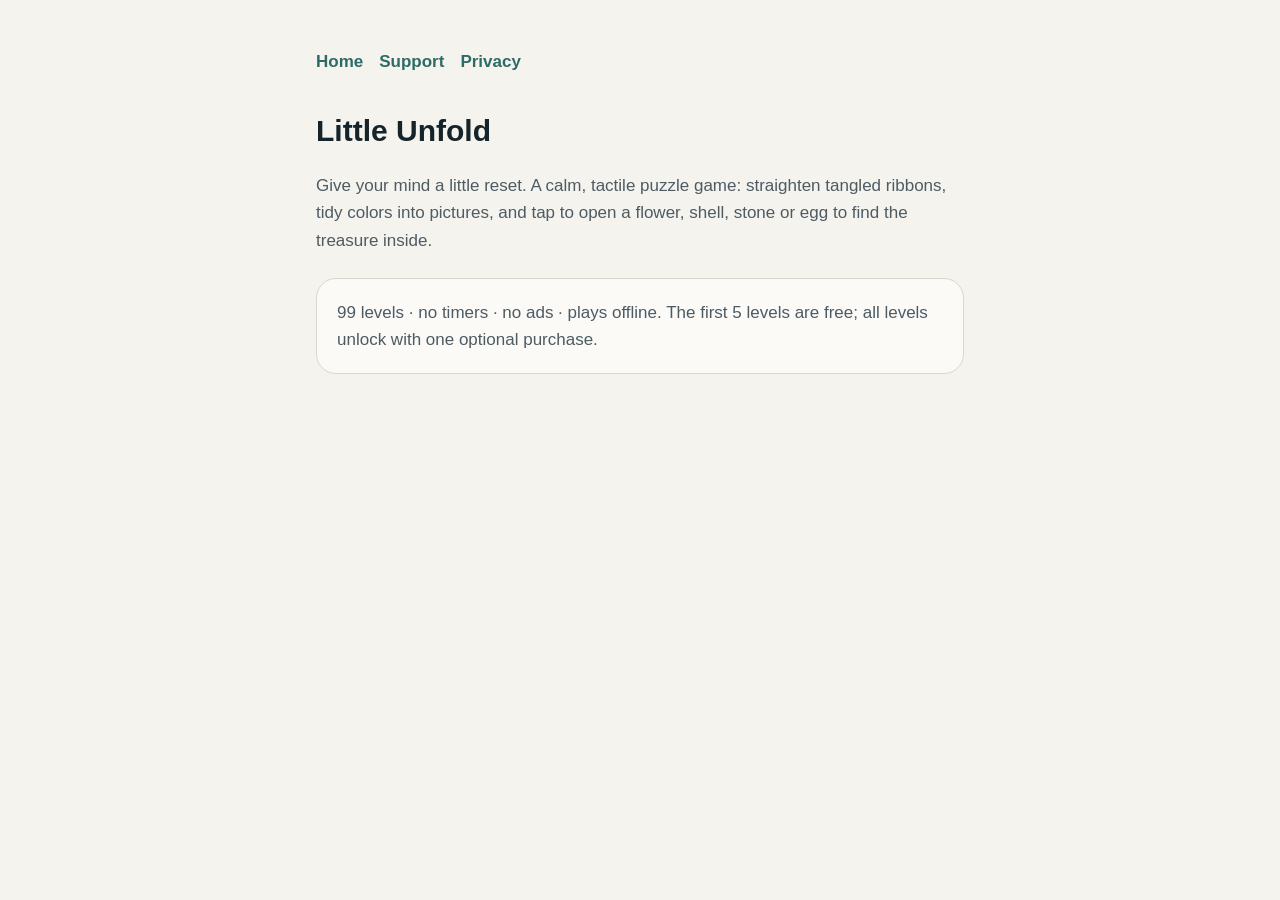
<file: index.html>
<!doctype html><html lang="en"><head><meta charset="utf-8"><meta name="viewport" content="width=device-width, initial-scale=1">
<title>Little Unfold</title><meta name="description" content="A calm puzzle game: straighten, tidy, and tap to open a hidden treasure."><link rel="stylesheet" href="style.css"></head>
<body><main>
<nav><a href="index.html">Home</a><a href="support.html">Support</a><a href="privacy.html">Privacy</a></nav>
<h1 style="margin-top:32px">Little Unfold</h1>
<p>Give your mind a little reset. A calm, tactile puzzle game: straighten tangled ribbons, tidy colors into pictures, and tap to open a flower, shell, stone or egg to find the treasure inside.</p>
<div class="card"><p style="margin:0">99 levels · no timers · no ads · plays offline. The first 5 levels are free; all levels unlock with one optional purchase.</p></div>
</main></body></html>
</file>
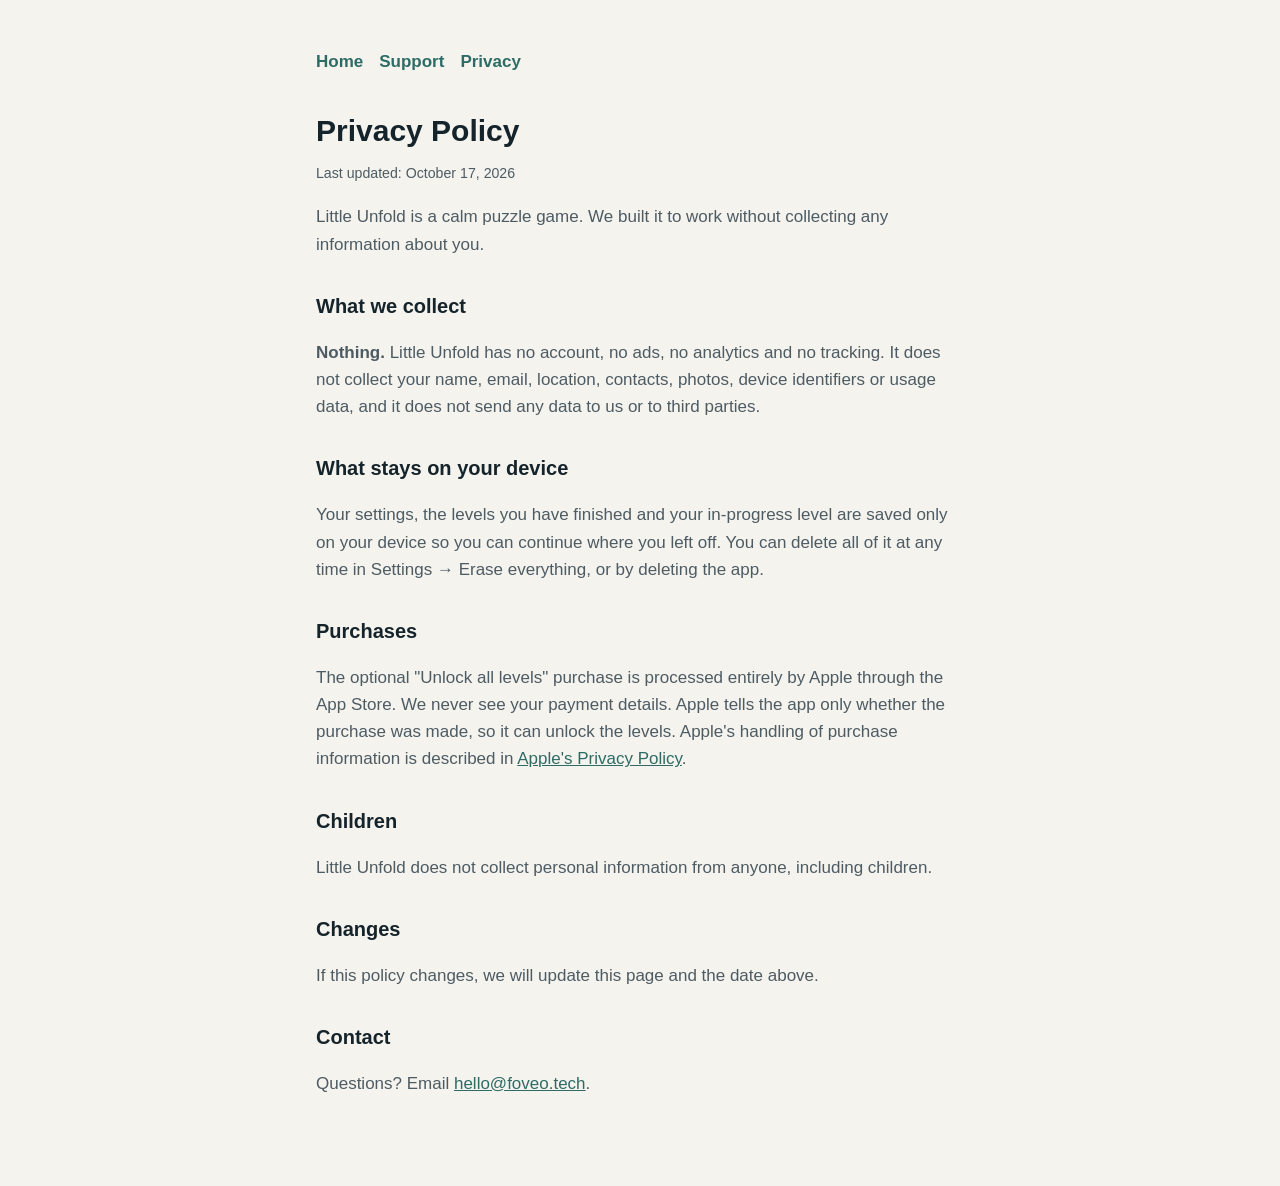
<file: privacy.html>
<!doctype html><html lang="en"><head><meta charset="utf-8"><meta name="viewport" content="width=device-width, initial-scale=1">
<title>Little Unfold Privacy Policy</title><link rel="stylesheet" href="style.css"></head>
<body><main>
<nav><a href="index.html">Home</a><a href="support.html">Support</a><a href="privacy.html">Privacy</a></nav>
<h1 style="margin-top:32px">Privacy Policy</h1>
<small>Last updated: October 17, 2026</small>
<p>Little Unfold is a calm puzzle game. We built it to work without collecting any information about you.</p>
<h2>What we collect</h2>
<p><b>Nothing.</b> Little Unfold has no account, no ads, no analytics and no tracking. It does not collect your name, email, location, contacts, photos, device identifiers or usage data, and it does not send any data to us or to third parties.</p>
<h2>What stays on your device</h2>
<p>Your settings, the levels you have finished and your in-progress level are saved only on your device so you can continue where you left off. You can delete all of it at any time in Settings → Erase everything, or by deleting the app.</p>
<h2>Purchases</h2>
<p>The optional "Unlock all levels" purchase is processed entirely by Apple through the App Store. We never see your payment details. Apple tells the app only whether the purchase was made, so it can unlock the levels. Apple's handling of purchase information is described in <a href="https://www.apple.com/legal/privacy/">Apple's Privacy Policy</a>.</p>
<h2>Children</h2>
<p>Little Unfold does not collect personal information from anyone, including children.</p>
<h2>Changes</h2>
<p>If this policy changes, we will update this page and the date above.</p>
<h2>Contact</h2>
<p>Questions? Email <a href="mailto:hello@foveo.tech">hello@foveo.tech</a>.</p>
</main></body></html>
</file>
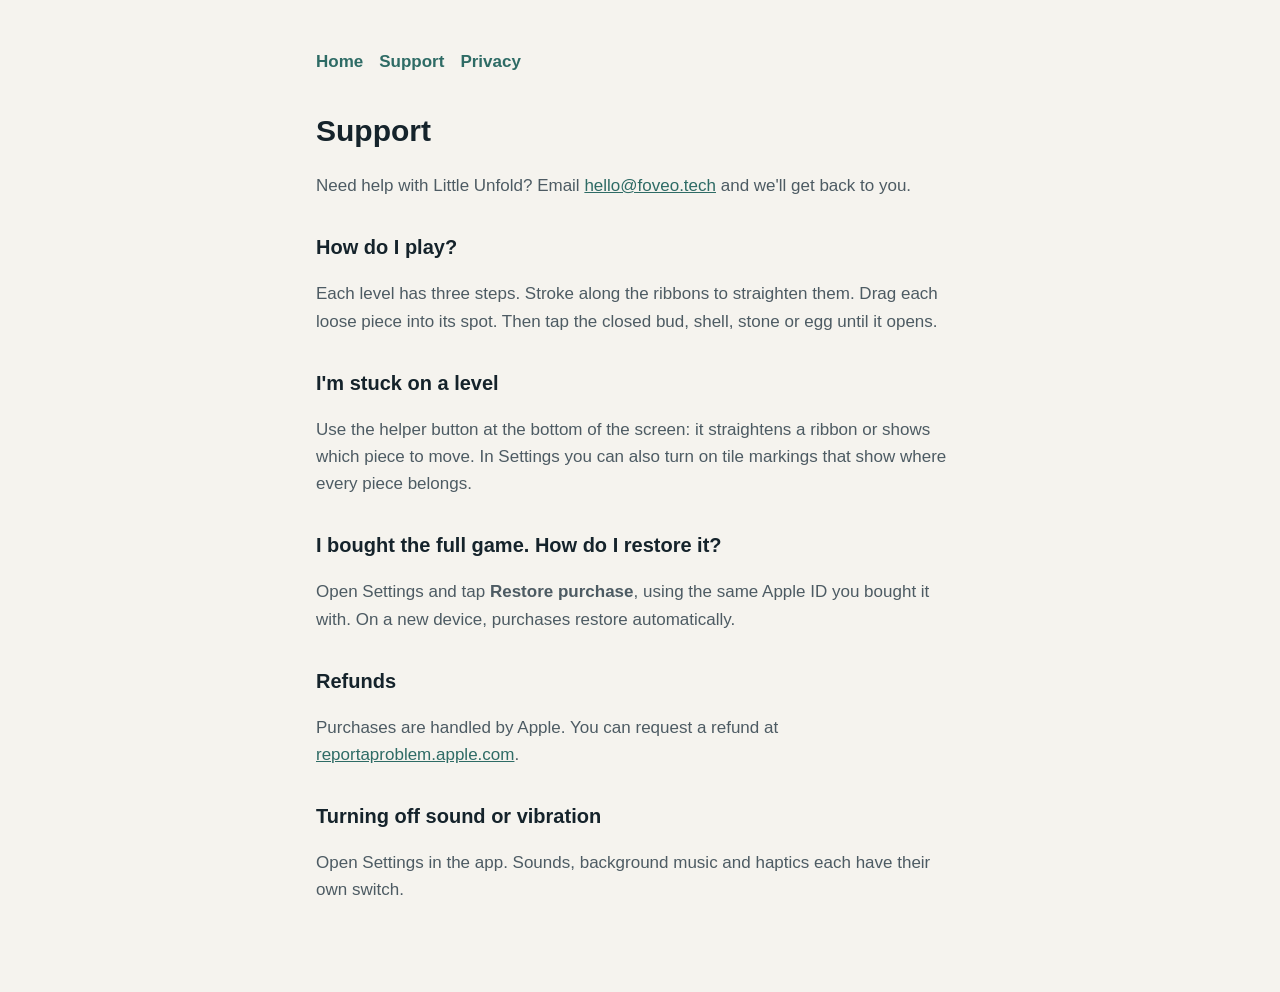
<file: support.html>
<!doctype html><html lang="en"><head><meta charset="utf-8"><meta name="viewport" content="width=device-width, initial-scale=1">
<title>Little Unfold Support</title><link rel="stylesheet" href="style.css"></head>
<body><main>
<nav><a href="index.html">Home</a><a href="support.html">Support</a><a href="privacy.html">Privacy</a></nav>
<h1 style="margin-top:32px">Support</h1>
<p>Need help with Little Unfold? Email <a href="mailto:hello@foveo.tech">hello@foveo.tech</a> and we'll get back to you.</p>
<h2>How do I play?</h2>
<p>Each level has three steps. Stroke along the ribbons to straighten them. Drag each loose piece into its spot. Then tap the closed bud, shell, stone or egg until it opens.</p>
<h2>I'm stuck on a level</h2>
<p>Use the helper button at the bottom of the screen: it straightens a ribbon or shows which piece to move. In Settings you can also turn on tile markings that show where every piece belongs.</p>
<h2>I bought the full game. How do I restore it?</h2>
<p>Open Settings and tap <b>Restore purchase</b>, using the same Apple ID you bought it with. On a new device, purchases restore automatically.</p>
<h2>Refunds</h2>
<p>Purchases are handled by Apple. You can request a refund at <a href="https://reportaproblem.apple.com">reportaproblem.apple.com</a>.</p>
<h2>Turning off sound or vibration</h2>
<p>Open Settings in the app. Sounds, background music and haptics each have their own switch.</p>
</main></body></html>
</file>
<file: style.css>
:root { --bg:#F5F3EE; --text:#15232B; --muted:#4D5B63; --accent:#2E6B65; --card:#FBFAF7; --border:#DCD6CB; }
@media (prefers-color-scheme: dark) { :root { --bg:#10151A; --text:#EEF2F3; --muted:#A6B3B9; --accent:#82C4BC; --card:#161E24; --border:#2A3741; } }
* { box-sizing: border-box; }
body { margin:0; background:var(--bg); color:var(--text); font:17px/1.6 -apple-system, BlinkMacSystemFont, "Segoe UI", Roboto, sans-serif; }
main { max-width:680px; margin:0 auto; padding:48px 16px 72px; }
h1 { font-size:30px; margin:0 0 4px; } h2 { font-size:20px; margin:32px 0 8px; }
p, li { color:var(--muted); } a { color:var(--accent); }
.card { background:var(--card); border:1px solid var(--border); border-radius:20px; padding:20px; margin-top:24px; }
nav a { margin-right:16px; font-weight:600; text-decoration:none; }
small { color:var(--muted); }
</file>
